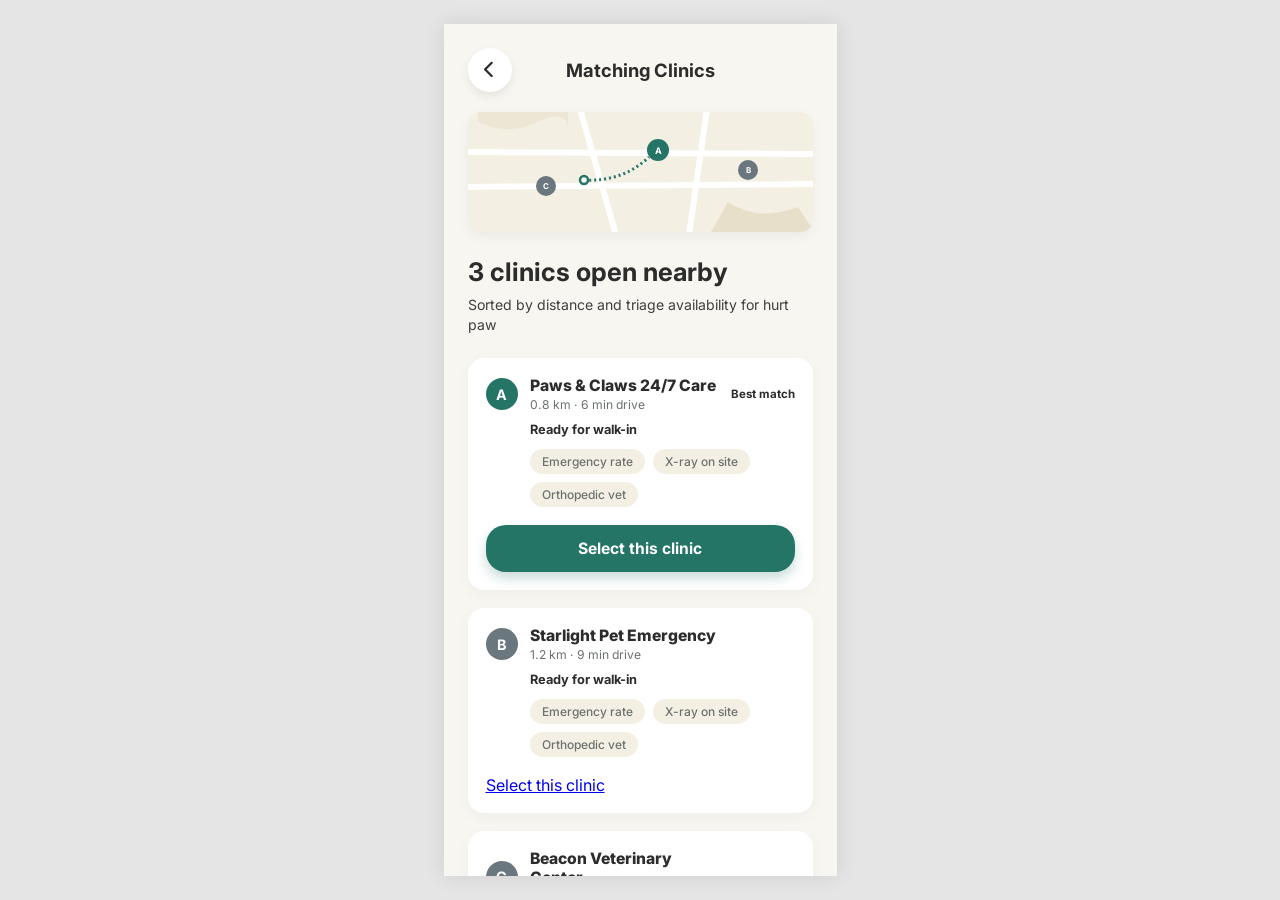
<file: clinics.html>
<!DOCTYPE html>
<html lang="en">
<head>
    <meta charset="UTF-8">
    <meta name="viewport" content="width=device-width, initial-scale=1.0">
    <title>PawPal - Matching Clinics</title>
    <link rel="stylesheet" href="clinics.css">
    <!-- Using Google Fonts and FontAwesome -->
    <link href="https://fonts.googleapis.com/css2?family=Inter:wght@400;500;600;700;800&display=swap" rel="stylesheet">
    <link rel="stylesheet" href="https://cdnjs.cloudflare.com/ajax/libs/font-awesome/6.4.0/css/all.min.css">
</head>
<body>

<div class="iphone-frame">
    
    <!-- Top Area with Back Button & Title -->
    <header class="header">
        <a href="symptoms.html" class="circle-back-btn" aria-label="Back to symptoms page">
            <i class="fa-solid fa-chevron-left"></i>
        </a>
        <h1 class="header-title">Matching Clinics</h1>
    </header>

    <!-- Scrollable Content -->
    <div class="content-area">
        
        <!-- Simplified map illustration matching the design exactly -->
        <div class="map-container">
            <svg class="map-svg" viewBox="0 0 345 120" xmlns="http://www.w3.org/2000/svg">
                <!-- Map Background (Roads and Land) -->
                <rect width="345" height="120" fill="#F4EFE3" rx="12"/>
                <path d="M-10,40 L355,42 M-10,75 L355,72" stroke="#FFFFFF" stroke-width="6" fill="none"/>
                <path d="M110,-10 L150,130 M240,-10 L220,130" stroke="#FFFFFF" stroke-width="6" fill="none"/>
                
                <!-- Shaded Land / Park Areas -->
                <path d="M10,10 Q40,25 70,10 T100,20 L100,-10 L10,-10 Z" fill="#EAE1CD" opacity="0.6"/>
                <path d="M260,90 Q290,110 330,95 L350,125 L240,125 Z" fill="#E1D5BD" opacity="0.6"/>

                <!-- Map Marker: Route -->
                <path d="M116,68 Q155,70 181,45" stroke="#247566" stroke-width="3" stroke-dasharray="2,3" fill="none"/>
                <circle cx="116" cy="68" r="4" fill="#F8F6F0" stroke="#247566" stroke-width="2.5"/>
                
                <!-- Markers (A, B, C) matching original frame exactly -->
                <!-- Marker A -->
                <circle cx="190" cy="38" r="11" fill="#247566"/>
                <text x="190" y="42" font-family="'Inter', sans-serif" font-size="9" fill="#FFFFFF" font-weight="700" text-anchor="middle">A</text>
                
                <!-- Marker B -->
                <circle cx="280" cy="58" r="10" fill="#6A777E"/>
                <text x="280" y="61" font-family="'Inter', sans-serif" font-size="8" fill="#FFFFFF" font-weight="700" text-anchor="middle">B</text>

                <!-- Marker C -->
                <circle cx="78" cy="74" r="10" fill="#6A777E"/>
                <text x="78" y="77" font-family="'Inter', sans-serif" font-size="8" fill="#FFFFFF" font-weight="700" text-anchor="middle">C</text>
            </svg>
        </div>

        <!-- Section Title -->
        <section class="results-header">
            <h2 class="results-count">3 clinics open nearby</h2>
            <p class="results-subtitle">Sorted by distance and triage availability for hurt paw</p>
        </section>

        <!-- Clinics Selection Cards -->
        <div class="clinics-list">
            
            <!-- Clinic 1 (Card A - Best match, active color) -->
            <div class="clinic-card flex-column">
                <div class="clinic-header">
                    <div class="marker-badge marker-a">A</div>
                    <div class="clinic-title-group">
                        <h3 class="clinic-name">Paws & Claws 24/7 Care</h3>
                        <p class="clinic-distance">0.8 km · 6 min drive</p>
                    </div>
                    <span class="match-badge">Best match</span>
                </div>

                <p class="status-alert">Ready for walk-in</p>

                <div class="tags-row">
                    <span class="tag">Emergency rate</span>
                    <span class="tag">X-ray on site</span>
                    <span class="tag">Orthopedic vet</span>
                </div>

                <!-- Update href here with your target selection/confirmation page -->
                <a href="booking-confirmation.html" class="btn-select primary-select">Select this clinic</a>
            </div>

            <!-- Clinic 2 (Card B - Unselected Variant) -->
            <div class="clinic-card flex-column">
                <div class="clinic-header">
                    <div class="marker-badge marker-b">B</div>
                    <div class="clinic-title-group">
                        <h3 class="clinic-name">Starlight Pet Emergency</h3>
                        <p class="clinic-distance">1.2 km · 9 min drive</p>
                    </div>
                    <span class="match-badge inline-hide">Best match</span>
                </div>

                <p class="status-alert">Ready for walk-in</p>

                <div class="tags-row">
                    <span class="tag">Emergency rate</span>
                    <span class="tag">X-ray on site</span>
                    <span class="tag">Orthopedic vet</span>
                </div>

                <!-- Update href here with your target selection/confirmation page -->
                <a href="review.html">Select this clinic</a>
            </div>

            <!-- Clinic 3 (Card C - Unselected Variant) -->
            <div class="clinic-card flex-column">
                <div class="clinic-header">
                    <div class="marker-badge marker-c">C</div>
                    <div class="clinic-title-group">
                        <h3 class="clinic-name">Beacon Veterinary Center</h3>
                        <p class="clinic-distance">2.4 km · 14 min drive</p>
                    </div>
                    <span class="match-badge inline-hide">Best match</span>
                </div>

                <p class="status-alert">Ready for walk-in</p>

                <div class="tags-row">
                    <span class="tag">Emergency rate</span>
                    <span class="tag">X-ray on site</span>
                    <span class="tag">Orthopedic vet</span>
                </div>

                <!-- Update href here with your target selection/confirmation page -->
                <a href="booking-confirmation.html" class="btn-select secondary-select">Select this clinic</a>
            </div>

        </div>

    </div>

</div>

</body>
</html>
</file>
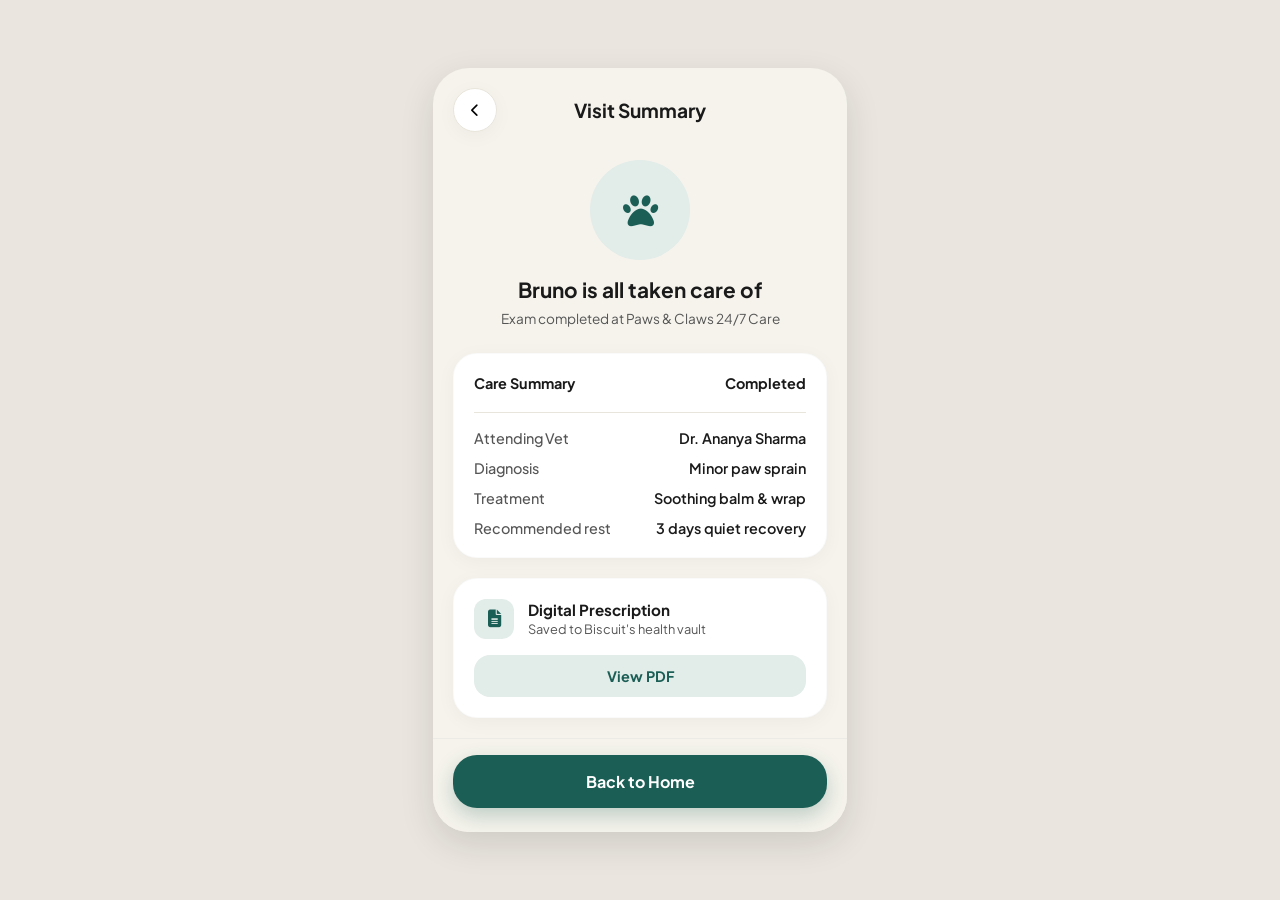
<file: complete.html>
<!DOCTYPE html>
<html lang="en">
<head>
    <meta charset="UTF-8">
    <meta name="viewport" content="width=device-width, initial-scale=1.0">
    <title>PawPal - Visit Summary</title>
    <!-- Google Fonts -->
    <link href="https://fonts.googleapis.com/css2?family=Plus+Jakarta+Sans:wght@400;500;600;700&display=swap" rel="stylesheet">
    <!-- FontAwesome for Icons -->
    <link rel="stylesheet" href="https://cdnjs.cloudflare.com/ajax/libs/font-awesome/6.4.0/css/all.min.css">
    <!-- Separate Stylesheet -->
    <link rel="stylesheet" href="complete.css">
</head>
<body>

    <div class="mobile-frame">
        <!-- Scrollable Content Area -->
        <div class="content-area">
            
            <!-- Header (Back button goes to track.html) -->
            <div class="header">
                <button class="back-btn" onclick="location.href='track.html'">
                    <i class="fa-solid fa-chevron-left"></i>
                </button>
                <h1 class="header-title">Visit Summary</h1>
            </div>

            <!-- Success Hero Illustration Area -->
            <div class="summary-hero">
                <div class="summary-circle">
                    <i class="fa-solid fa-paw paw-large"></i>
                </div>
                <h2 class="summary-heading">Bruno is all taken care of</h2>
                <p class="summary-subtext">Exam completed at Paws & Claws 24/7 Care</p>
            </div>

            <!-- Care Summary Card -->
            <div class="card summary-card">
                <div class="summary-row main-row">
                    <span class="row-label-bold">Care Summary</span>
                    <span class="row-value-bold">Completed</span>
                </div>
                <div class="summary-divider"></div>
                <div class="summary-row">
                    <span class="row-label">Attending Vet</span>
                    <span class="row-value">Dr. Ananya Sharma</span>
                </div>
                <div class="summary-row">
                    <span class="row-label">Diagnosis</span>
                    <span class="row-value">Minor paw sprain</span>
                </div>
                <div class="summary-row">
                    <span class="row-label">Treatment</span>
                    <span class="row-value">Soothing balm & wrap</span>
                </div>
                <div class="summary-row">
                    <span class="row-label">Recommended rest</span>
                    <span class="row-value">3 days quiet recovery</span>
                </div>
            </div>

            <!-- Digital Prescription Card -->
            <div class="card prescription-card">
                <div class="prescription-info">
                    <div class="prescription-icon">
                        <i class="fa-solid fa-file-lines"></i>
                    </div>
                    <div>
                        <div class="prescription-title">Digital Prescription</div>
                        <div class="prescription-subtitle">Saved to Biscuit's health vault</div>
                    </div>
                </div>
                <button class="view-pdf-btn">View PDF</button>
            </div>

        </div>

        <!-- Sticky Footer Action (Opens index.html) -->
        <div class="footer-action">
            <button class="confirm-btn" onclick="location.href='index.html'">
                Back to Home
            </button>
        </div>
    </div>

</body>
</html>
</file>
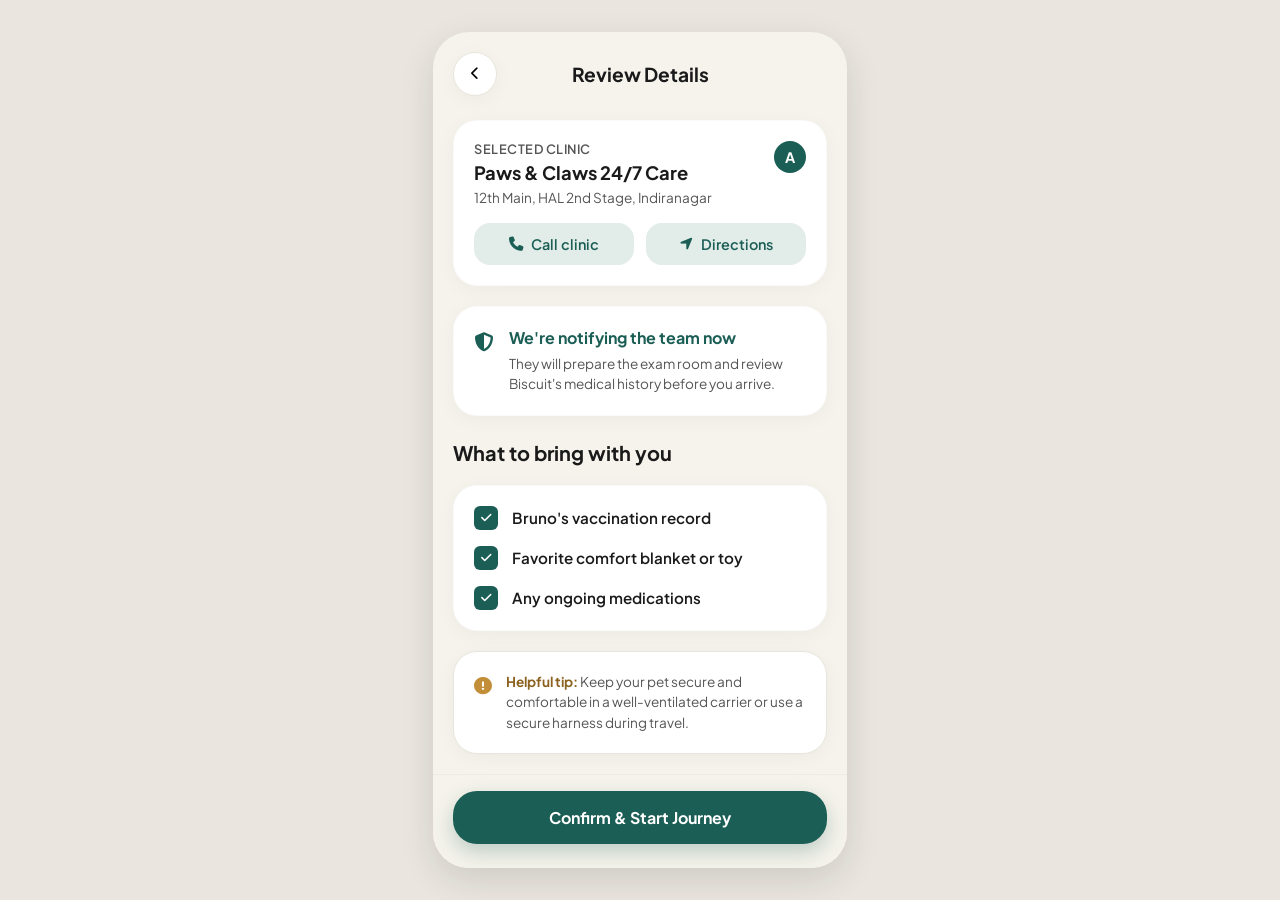
<file: review.html>
<!DOCTYPE html>
<html lang="en">
<head>
    <meta charset="UTF-8">
    <meta name="viewport" content="width=device-width, initial-scale=1.0">
    <title>PawPal - Review Details</title>
    <!-- Google Fonts -->
    <link href="https://fonts.googleapis.com/css2?family=Plus+Jakarta+Sans:wght@400;500;600;700&display=swap" rel="stylesheet">
    <!-- FontAwesome for Icons -->
    <link rel="stylesheet" href="https://cdnjs.cloudflare.com/ajax/libs/font-awesome/6.4.0/css/all.min.css">
    <!-- Separate Stylesheet -->
    <link rel="stylesheet" href="review.css">
</head>
<body>

    <div class="mobile-frame">
        <!-- Scrollable Body Content -->
        <div class="content-area">
            
            <!-- Header (Back button goes to emergency.html) -->
            <div class="header">
                <button class="back-btn" onclick="location.href='emergency.html'">
                    <i class="fa-solid fa-chevron-left"></i>
                </button>
                <h1 class="header-title">Review Details</h1>
            </div>

            <!-- Selected Clinic Card -->
            <div class="card">
                <div class="clinic-header">
                    <div>
                        <div class="clinic-category">Selected clinic</div>
                        <div class="clinic-name">Paws & Claws 24/7 Care</div>
                        <div class="clinic-address">12th Main, HAL 2nd Stage, Indiranagar</div>
                    </div>
                    <div class="clinic-badge">A</div>
                </div>
                <div class="clinic-actions">
                    <button class="action-btn">
                        <i class="fa-solid fa-phone"></i> Call clinic
                    </button>
                    <button class="action-btn">
                        <i class="fa-solid fa-location-arrow"></i> Directions
                    </button>
                </div>
            </div>

            <!-- Notification Status Card -->
            <div class="card notification-card">
                <div class="notification-icon">
                    <i class="fa-solid fa-shield-halved"></i>
                </div>
                <div class="notification-content">
                    <h3>We're notifying the team now</h3>
                    <p>They will prepare the exam room and review Biscuit's medical history before you arrive.</p>
                </div>
            </div>

            <!-- What to Bring Section Title -->
            <h2 class="section-title">What to bring with you</h2>

            <!-- Checklist Card -->
            <div class="card checklist-card">
                <div class="check-item">
                    <div class="check-icon"><i class="fa-solid fa-check"></i></div>
                    <span>Bruno's vaccination record</span>
                </div>
                <div class="check-item">
                    <div class="check-icon"><i class="fa-solid fa-check"></i></div>
                    <span>Favorite comfort blanket or toy</span>
                </div>
                <div class="check-item">
                    <div class="check-icon"><i class="fa-solid fa-check"></i></div>
                    <span>Any ongoing medications</span>
                </div>
            </div>

            <!-- Helpful Tip Card -->
            <div class="card tip-card">
                <div class="tip-icon">
                    <i class="fa-solid fa-circle-exclamation"></i>
                </div>
                <div class="tip-content">
                    <strong>Helpful tip:</strong> Keep your pet secure and comfortable in a well-ventilated carrier or use a secure harness during travel.
                </div>
            </div>

        </div>

        <!-- Sticky Footer Action (Opens track.html) -->
        <div class="footer-action">
            <button class="confirm-btn" onclick="location.href='track.html'">
                Confirm & Start Journey
            </button>
        </div>
    </div>

</body>
</html>
</file>
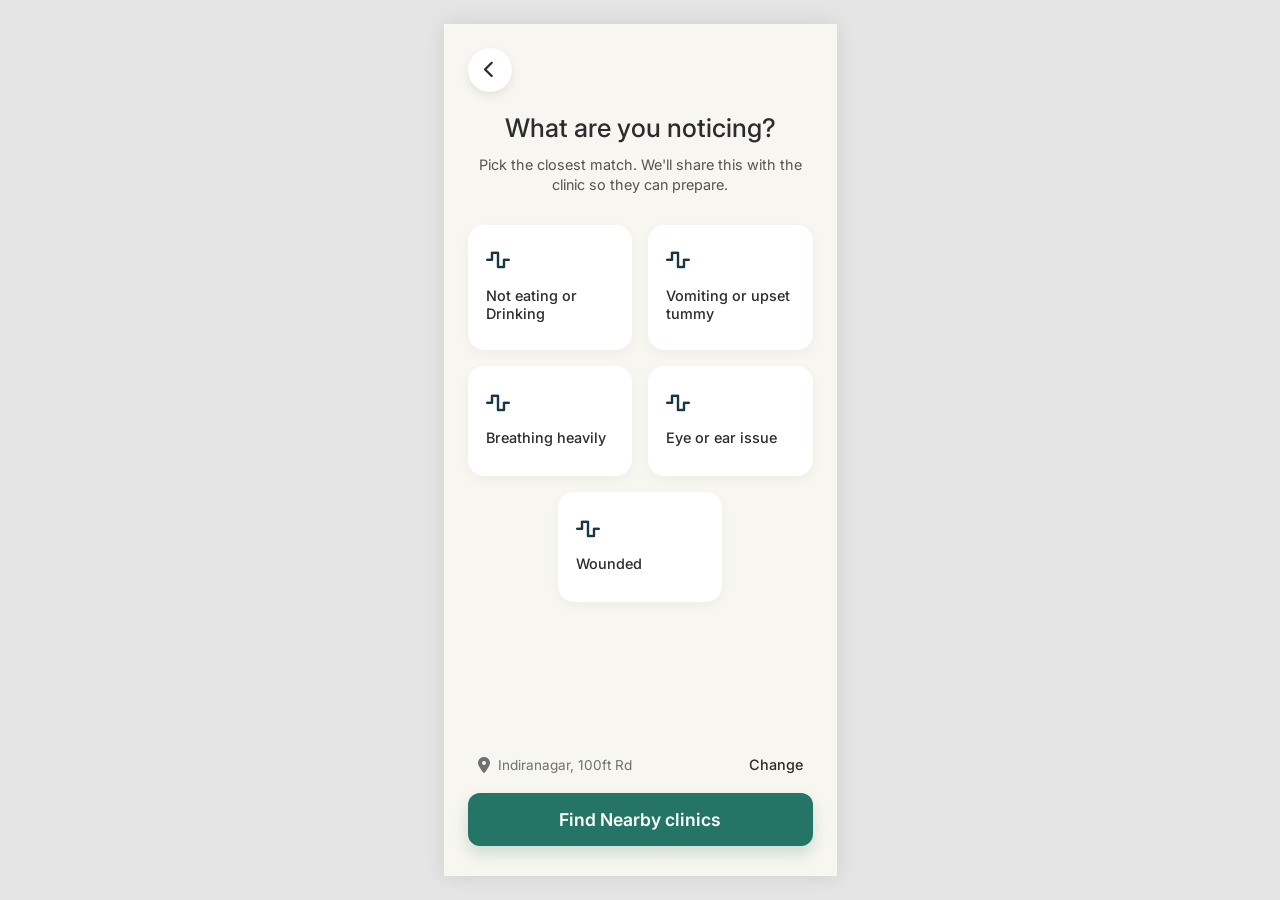
<file: symptoms.html>
<!DOCTYPE html>
<html lang="en">
<head>
    <meta charset="UTF-8">
    <meta name="viewport" content="width=device-width, initial-scale=1.0">
    <title>PawPal - Symptoms</title>
    <link rel="stylesheet" href="symptoms.css">
    <!-- Using Google Fonts and FontAwesome -->
    <link href="https://fonts.googleapis.com/css2?family=Inter:wght@400;500;600;700&display=swap" rel="stylesheet">
    <link rel="stylesheet" href="https://cdnjs.cloudflare.com/ajax/libs/font-awesome/6.4.0/css/all.min.css">
</head>
<body>

<div class="iphone-frame">
    
    <!-- Top Area with Back Button -->
    <div class="top-bar">
        <a href="emergency.html" class="circle-back-btn" aria-label="Back to emergency page">
            <i class="fa-solid fa-chevron-left"></i>
        </a>
    </div>

    <!-- Scrollable Content -->
    <div class="content-area">
        <h1 class="page-title">What are you noticing?</h1>
        <p class="page-subtitle">Pick the closest match. We'll share this with the clinic so they can prepare.</p>

        <!-- Symptoms Grid (Multi-select enabled via checkboxes) -->
        <div class="symptoms-grid">
            
            <div class="symptom-item">
                <input type="checkbox" id="symp-eating" name="symptom" value="not-eating">
                <label for="symp-eating" class="symptom-card">
                    <i class="fa-solid fa-wave-square"></i>
                    <span>Not eating or Drinking</span>
                </label>
            </div>

            <div class="symptom-item">
                <input type="checkbox" id="symp-vomiting" name="symptom" value="vomiting">
                <label for="symp-vomiting" class="symptom-card">
                    <i class="fa-solid fa-wave-square"></i>
                    <span>Vomiting or upset tummy</span>
                </label>
            </div>

            <div class="symptom-item">
                <input type="checkbox" id="symp-breathing" name="symptom" value="breathing">
                <label for="symp-breathing" class="symptom-card">
                    <i class="fa-solid fa-wave-square"></i>
                    <span>Breathing heavily</span>
                </label>
            </div>

            <div class="symptom-item">
                <input type="checkbox" id="symp-eye" name="symptom" value="eye-ear">
                <label for="symp-eye" class="symptom-card">
                    <i class="fa-solid fa-wave-square"></i>
                    <span>Eye or ear issue</span>
                </label>
            </div>

            <!-- Centered bottom card -->
            <div class="symptom-item full-width-center">
                <input type="checkbox" id="symp-wounded" name="symptom" value="wounded">
                <label for="symp-wounded" class="symptom-card">
                    <i class="fa-solid fa-wave-square"></i>
                    <span>Wounded</span>
                </label>
            </div>

        </div>
    </div>

    <!-- Bottom Action Footer -->
    <div class="bottom-footer">
        <div class="location-bar">
            <div class="location-text">
                <i class="fa-solid fa-location-dot"></i>
                <span>Indiranagar, 100ft Rd</span>
            </div>
            <!-- Update href to your location changing page -->
            <a href="location.html" class="btn-change">Change</a>
        </div>

        <!-- Update href to your clinics listing page -->
        <a href="clinics.html" class="btn-primary">Find Nearby clinics</a>
    </div>

</div>

</body>
</html>
</file>
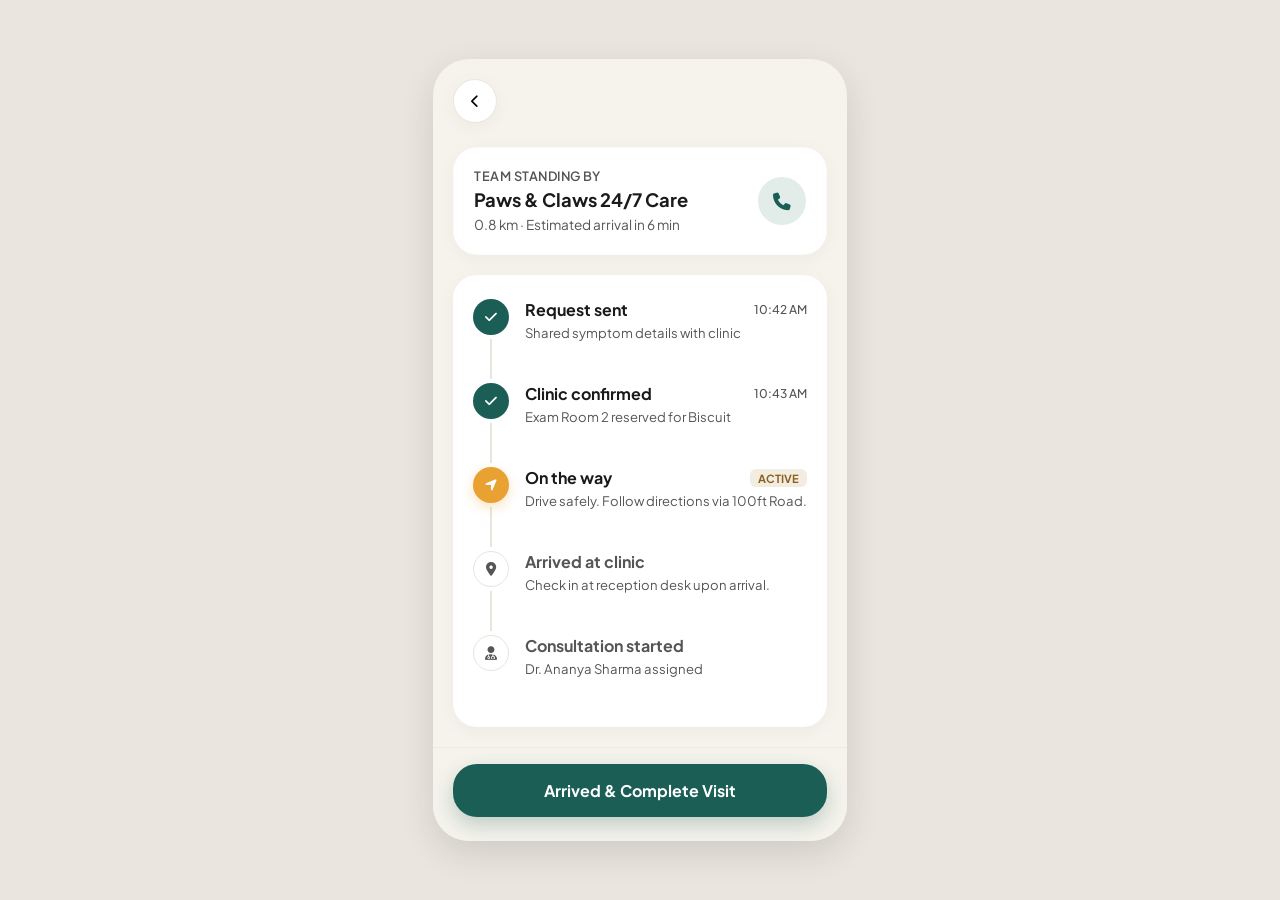
<file: track.html>
<!DOCTYPE html>
<html lang="en">
<head>
    <meta charset="UTF-8">
    <meta name="viewport" content="width=device-width, initial-scale=1.0">
    <title>PawPal - Track Journey</title>
    <!-- Google Fonts -->
    <link href="https://fonts.googleapis.com/css2?family=Plus+Jakarta+Sans:wght@400;500;600;700&display=swap" rel="stylesheet">
    <!-- FontAwesome for Icons -->
    <link rel="stylesheet" href="https://cdnjs.cloudflare.com/ajax/libs/font-awesome/6.4.0/css/all.min.css">
    <!-- Separate Stylesheet -->
    <link rel="stylesheet" href="track.css">
</head>
<body>

    <div class="mobile-frame">
        <!-- Scrollable Content Area -->
        <div class="content-area">
            
            <!-- Header (Back button goes to review.html) -->
            <div class="header">
                <button class="back-btn" onclick="location.href='review.html'">
                    <i class="fa-solid fa-chevron-left"></i>
                </button>
            </div>

            <!-- Team Standing By Card -->
            <div class="card standing-card">
                <div class="standing-info">
                    <div class="clinic-category">Team standing by</div>
                    <div class="clinic-name">Paws & Claws 24/7 Care</div>
                    <div class="clinic-address">0.8 km · Estimated arrival in 6 min</div>
                </div>
                <button class="phone-icon-btn">
                    <i class="fa-solid fa-phone"></i>
                </button>
            </div>

            <!-- Timeline Tracking Section -->
            <div class="timeline-container">
                
                <!-- Step 1: Completed -->
                <div class="timeline-item completed">
                    <div class="timeline-icon-col">
                        <div class="node-icon teal-node"><i class="fa-solid fa-check"></i></div>
                        <div class="timeline-connector"></div>
                    </div>
                    <div class="timeline-details">
                        <div class="timeline-title-row">
                            <span class="timeline-heading">Request sent</span>
                            <span class="timeline-time">10:42 AM</span>
                        </div>
                        <p class="timeline-desc">Shared symptom details with clinic</p>
                    </div>
                </div>

                <!-- Step 2: Completed -->
                <div class="timeline-item completed">
                    <div class="timeline-icon-col">
                        <div class="node-icon teal-node"><i class="fa-solid fa-check"></i></div>
                        <div class="timeline-connector"></div>
                    </div>
                    <div class="timeline-details">
                        <div class="timeline-title-row">
                            <span class="timeline-heading">Clinic confirmed</span>
                            <span class="timeline-time">10:43 AM</span>
                        </div>
                        <p class="timeline-desc">Exam Room 2 reserved for Biscuit</p>
                    </div>
                </div>

                <!-- Step 3: Active -->
                <div class="timeline-item active">
                    <div class="timeline-icon-col">
                        <div class="node-icon yellow-node"><i class="fa-solid fa-location-arrow"></i></div>
                        <div class="timeline-connector"></div>
                    </div>
                    <div class="timeline-details">
                        <div class="timeline-title-row">
                            <span class="timeline-heading">On the way</span>
                            <span class="active-badge">Active</span>
                        </div>
                        <p class="timeline-desc">Drive safely. Follow directions via 100ft Road.</p>
                    </div>
                </div>

                <!-- Step 4: Pending -->
                <div class="timeline-item pending">
                    <div class="timeline-icon-col">
                        <div class="node-icon white-node"><i class="fa-solid fa-location-dot"></i></div>
                        <div class="timeline-connector"></div>
                    </div>
                    <div class="timeline-details">
                        <div class="timeline-title-row">
                            <span class="timeline-heading">Arrived at clinic</span>
                        </div>
                        <p class="timeline-desc">Check in at reception desk upon arrival.</p>
                    </div>
                </div>

                <!-- Step 5: Pending (Last) -->
                <div class="timeline-item pending">
                    <div class="timeline-icon-col">
                        <div class="node-icon white-node"><i class="fa-solid fa-user-doctor"></i></div>
                    </div>
                    <div class="timeline-details">
                        <div class="timeline-title-row">
                            <span class="timeline-heading">Consultation started</span>
                        </div>
                        <p class="timeline-desc">Dr. Ananya Sharma assigned</p>
                    </div>
                </div>

            </div>

        </div>

        <!-- Sticky Footer Action (Opens complete.html) -->
        <div class="footer-action">
            <button class="confirm-btn" onclick="location.href='complete.html'">
                Arrived & Complete Visit
            </button>
        </div>
    </div>

</body>
</html>
</file>
<file: clinics.css>
/* Base Variables & Reset */
:root {
    --bg-color: #F8F6F0;
    --primary-teal: #247566;
    --primary-teal-dark: #1E6053;
    --card-bg-light: #E4F1EE;
    --text-dark: #2C2C2C;
    --text-muted: #6C7270;
    --white: #FFFFFF;
}

* {
    margin: 0;
    padding: 0;
    box-sizing: border-box;
    font-family: 'Inter', sans-serif;
}

body {
    background-color: #E5E5E5;
    display: flex;
    justify-content: center;
    align-items: center;
    min-height: 100vh;
}

/* iPhone 16 Frame Container */
.iphone-frame {
    width: 100%;
    max-width: 393px;
    height: 100vh;
    max-height: 852px;
    background-color: var(--bg-color);
    position: relative;
    display: flex;
    flex-direction: column;
    box-shadow: 0 0 20px rgba(0,0,0,0.1);
}

/* Top Area & Back Button */
.header {
    display: flex;
    align-items: center;
    padding: 24px 24px 10px 24px;
    position: relative;
}

.circle-back-btn {
    display: flex;
    justify-content: center;
    align-items: center;
    width: 44px;
    height: 44px;
    background-color: var(--white);
    border-radius: 50%;
    color: var(--text-dark);
    text-decoration: none;
    font-size: 1.1rem;
    box-shadow: 0 4px 10px rgba(0,0,0,0.08);
    position: absolute;
    left: 24px;
    z-index: 10;
    transition: transform 0.2s ease;
}

.circle-back-btn:active {
    transform: scale(0.95);
}

.header-title {
    color: var(--text-dark);
    font-size: 1.15rem;
    font-weight: 700;
    width: 100%;
    text-align: center;
    line-height: 44px; /* Align to the Back Button Height */
}

/* Scrollable Content */
.content-area {
    flex: 1;
    padding: 10px 24px 24px 24px;
    overflow-y: auto;
}

/* Map Styling */
.map-container {
    width: 100%;
    margin-bottom: 24px;
    box-shadow: 0 4px 12px rgba(0,0,0,0.05);
    border-radius: 12px;
    overflow: hidden;
}

.map-svg {
    display: block;
    width: 100%;
    height: auto;
}

/* Section Title text */
.results-header {
    margin-bottom: 24px;
}

.results-count {
    font-size: 1.6rem;
    font-weight: 700;
    color: var(--text-dark);
    margin-bottom: 8px;
}

.results-subtitle {
    font-size: 0.88rem;
    color: var(--text-dark);
    line-height: 1.4;
    opacity: 0.9;
}

/* Clinic Grid and List Items */
.clinics-list {
    display: flex;
    flex-direction: column;
    gap: 18px;
}

.clinic-card {
    background-color: var(--white);
    border-radius: 16px;
    padding: 18px;
    box-shadow: 0 4px 15px rgba(0,0,0,0.04);
}

.clinic-header {
    display: flex;
    align-items: center;
    gap: 12px;
    position: relative;
}

.marker-badge {
    width: 32px;
    height: 32px;
    border-radius: 50%;
    display: flex;
    align-items: center;
    justify-content: center;
    font-weight: 700;
    font-size: 0.9rem;
    color: var(--white);
}

.marker-a { background-color: var(--primary-teal); }
.marker-b, .marker-c { background-color: #6A777E; }

.clinic-title-group {
    flex: 1;
}

.clinic-name {
    font-size: 0.98rem;
    font-weight: 800;
    color: var(--text-dark);
    margin-bottom: 2px;
}

.clinic-distance {
    font-size: 0.76rem;
    color: var(--text-muted);
}

.match-badge {
    font-size: 0.72rem;
    font-weight: 700;
    color: var(--text-dark);
    background-color: transparent;
}

.inline-hide {
    visibility: hidden;
}

.status-alert {
    margin-left: 44px; /* indentation aligning with text */
    margin-top: 10px;
    font-size: 0.8rem;
    font-weight: 700;
    color: var(--text-dark);
}

/* tags design matching symptom details */
.tags-row {
    margin-left: 44px;
    display: flex;
    flex-wrap: wrap;
    gap: 8px;
    margin-top: 12px;
    margin-bottom: 18px;
}

.tag {
    background-color: #F4EFE3;
    color: var(--text-muted);
    font-size: 0.75rem;
    font-weight: 500;
    padding: 5px 12px;
    border-radius: 20px;
}

/* Buttons selection state UI effects */
.btn-select {
    display: block;
    text-align: center;
    text-decoration: none;
    font-size: 0.98rem;
    font-weight: 700;
    padding: 14px 20px;
    border-radius: 20px;
    transition: transform 0.2s ease, background-color 0.2s ease, opacity 0.2s ease;
}

.btn-select:active {
    transform: scale(0.98);
}

/* Main primary teal button - Active Best Match */
.primary-select {
    background-color: var(--primary-teal);
    color: var(--white);
    box-shadow: 0 6px 12px rgba(36, 117, 102, 0.25);
}

.primary-select:active {
    background-color: var(--primary-teal-dark);
}

/* White Outlined Button for other selections */
.secondary-select {
    background-color: var(--white);
    color: var(--primary-teal);
    border: 1.5px solid #EBEBEB;
    box-shadow: 0 4px 10px rgba(0,0,0,0.03);
}

.secondary-select:active {
    opacity: 0.75;
}
</file>
<file: complete.css>
:root {
    --primary-teal: #1B5E55;
    --primary-teal-dark: #144740;
    --accent-bg: #F5F3EC;
    --card-bg: #FFFFFF;
    --button-tint: #E2ECE9;
    --text-main: #1A1A1A;
    --text-muted: #555555;
    --border-color: #E8E5DC;
    --radius-lg: 24px;
    --radius-md: 16px;
    --radius-sm: 12px;
    --shadow-subtle: 0 4px 20px rgba(0, 0, 0, 0.04);
    --shadow-button: 0 8px 20px rgba(27, 94, 85, 0.25);
}

* {
    box-sizing: border-box;
    margin: 0;
    padding: 0;
    font-family: 'Plus Jakarta Sans', sans-serif;
}

body {
    background-color: #EAE6DF;
    color: var(--text-main);
    display: flex;
    justify-content: center;
    align-items: center;
    min-height: 100vh;
    padding: 20px;
}

/* Mobile Container Frame (Without outer device border) */
.mobile-frame {
    width: 100%;
    max-width: 414px;
    background-color: var(--accent-bg);
    border-radius: 36px;
    box-shadow: 0 12px 35px rgba(0, 0, 0, 0.12);
    overflow: hidden;
    display: flex;
    flex-direction: column;
    position: relative;
}

/* Scrollable Content Area */
.content-area {
    padding: 20px;
    overflow-y: auto;
    max-height: 820px;
    display: flex;
    flex-direction: column;
    gap: 20px;
    scrollbar-width: none; /* Firefox */
}

.content-area::-webkit-scrollbar {
    display: none; /* Chrome/Safari */
}

/* Top Navigation Header */
.header {
    display: flex;
    align-items: center;
    justify-content: space-between;
    margin-bottom: 4px;
}

.back-btn {
    width: 44px;
    height: 44px;
    border-radius: 50%;
    background-color: var(--card-bg);
    border: 1px solid var(--border-color);
    display: flex;
    align-items: center;
    justify-content: center;
    cursor: pointer;
    box-shadow: var(--shadow-subtle);
    transition: background-color 0.2s;
}

.back-btn:hover {
    background-color: #F0EDE6;
}

.header-title {
    font-size: 1.2rem;
    font-weight: 700;
    color: var(--text-main);
    text-align: center;
    flex-grow: 1;
    margin-right: 44px;
}

/* Cards Styling */
.card {
    background-color: var(--card-bg);
    border-radius: var(--radius-lg);
    padding: 20px;
    box-shadow: var(--shadow-subtle);
    border: 1px solid rgba(0,0,0,0.02);
}

/* Visit Summary Hero Styles */
.summary-hero {
    display: flex;
    flex-direction: column;
    align-items: center;
    text-align: center;
    margin-top: 4px;
    margin-bottom: 4px;
}

.summary-circle {
    width: 100px;
    height: 100px;
    background-color: #E2ECE9;
    border-radius: 50%;
    display: flex;
    align-items: center;
    justify-content: center;
    margin-bottom: 16px;
}

.paw-large {
    font-size: 2.2rem;
    color: var(--primary-teal);
}

.summary-heading {
    font-size: 1.3rem;
    font-weight: 700;
    color: var(--text-main);
    margin-bottom: 6px;
}

.summary-subtext {
    font-size: 0.85rem;
    color: var(--text-muted);
    line-height: 1.4;
}

/* Care Summary Card */
.summary-card {
    display: flex;
    flex-direction: column;
    gap: 12px;
}

.summary-row {
    display: flex;
    justify-content: space-between;
    align-items: center;
    font-size: 0.9rem;
}

.main-row {
    margin-bottom: 4px;
}

.row-label-bold {
    font-weight: 700;
    color: var(--text-main);
}

.row-value-bold {
    font-weight: 700;
    color: var(--text-main);
}

.summary-divider {
    height: 1px;
    background-color: var(--border-color);
    margin: 4px 0;
}

.row-label {
    color: var(--text-muted);
    font-weight: 500;
}

.row-value {
    color: var(--text-main);
    font-weight: 600;
    text-align: right;
}

/* Prescription Card */
.prescription-card {
    display: flex;
    flex-direction: column;
    gap: 16px;
}

.prescription-info {
    display: flex;
    align-items: center;
    gap: 14px;
}

.prescription-icon {
    width: 40px;
    height: 40px;
    background-color: var(--button-tint);
    color: var(--primary-teal);
    border-radius: var(--radius-sm);
    display: flex;
    align-items: center;
    justify-content: center;
    font-size: 1.1rem;
}

.prescription-title {
    font-size: 0.95rem;
    font-weight: 700;
    color: var(--text-main);
    margin-bottom: 2px;
}

.prescription-subtitle {
    font-size: 0.8rem;
    color: var(--text-muted);
}

.view-pdf-btn {
    width: 100%;
    background-color: var(--button-tint);
    color: var(--primary-teal);
    border: none;
    padding: 12px;
    border-radius: var(--radius-md);
    font-weight: 700;
    font-size: 0.9rem;
    cursor: pointer;
    transition: background-color 0.2s;
    text-align: center;
}

.view-pdf-btn:hover {
    background-color: #D2E3DF;
}

/* Bottom Footer Action */
.footer-action {
    padding: 16px 20px 24px 20px;
    background-color: var(--accent-bg);
    border-top: 1px solid rgba(0,0,0,0.03);
}

.confirm-btn {
    width: 100%;
    background-color: var(--primary-teal);
    color: white;
    border: none;
    padding: 16px;
    border-radius: var(--radius-lg);
    font-size: 1rem;
    font-weight: 700;
    cursor: pointer;
    box-shadow: var(--shadow-button);
    transition: background-color 0.2s, transform 0.1s;
    text-align: center;
}

.confirm-btn:hover {
    background-color: var(--primary-teal-dark);
}

.confirm-btn:active {
    transform: scale(0.98);
}

/* Fullscreen on smaller mobile screens */
@media (max-width: 480px) {
    body {
        padding: 0;
        background-color: var(--accent-bg);
    }
    .mobile-frame {
        max-width: 100%;
        height: 100vh;
        border-radius: 0;
        box-shadow: none;
    }
    .content-area {
        max-height: calc(100vh - 90px);
    }
}
</file>
<file: review.css>
:root {
    --primary-teal: #1B5E55;
    --primary-teal-dark: #144740;
    --accent-bg: #F5F3EC;
    --card-bg: #FFFFFF;
    --button-tint: #E2ECE9;
    --text-main: #1A1A1A;
    --text-muted: #555555;
    --border-color: #E8E5DC;
    --radius-lg: 24px;
    --radius-md: 16px;
    --radius-sm: 12px;
    --shadow-subtle: 0 4px 20px rgba(0, 0, 0, 0.04);
    --shadow-button: 0 8px 20px rgba(27, 94, 85, 0.25);
}

* {
    box-sizing: border-box;
    margin: 0;
    padding: 0;
    font-family: 'Plus Jakarta Sans', sans-serif;
}

body {
    background-color: #EAE6DF;
    color: var(--text-main);
    display: flex;
    justify-content: center;
    align-items: center;
    min-height: 100vh;
    padding: 20px;
}

/* Mobile Container Frame (Without outer device border) */
.mobile-frame {
    width: 100%;
    max-width: 414px;
    background-color: var(--accent-bg);
    border-radius: 36px;
    box-shadow: 0 12px 35px rgba(0, 0, 0, 0.12);
    overflow: hidden;
    display: flex;
    flex-direction: column;
    position: relative;
}

/* Scrollable Content Area */
.content-area {
    padding: 20px;
    overflow-y: auto;
    max-height: 820px;
    display: flex;
    flex-direction: column;
    gap: 20px;
    scrollbar-width: none; /* Firefox */
}

.content-area::-webkit-scrollbar {
    display: none; /* Chrome/Safari */
}

/* Top Navigation Header */
.header {
    display: flex;
    align-items: center;
    justify-content: space-between;
    margin-bottom: 4px;
}

.back-btn {
    width: 44px;
    height: 44px;
    border-radius: 50%;
    background-color: var(--card-bg);
    border: 1px solid var(--border-color);
    display: flex;
    align-items: center;
    justify-content: center;
    cursor: pointer;
    box-shadow: var(--shadow-subtle);
    transition: background-color 0.2s;
}

.back-btn:hover {
    background-color: #F0EDE6;
}

.header-title {
    font-size: 1.2rem;
    font-weight: 700;
    color: var(--text-main);
    text-align: center;
    flex-grow: 1;
    margin-right: 44px;
}

/* Cards Styling */
.card {
    background-color: var(--card-bg);
    border-radius: var(--radius-lg);
    padding: 20px;
    box-shadow: var(--shadow-subtle);
    border: 1px solid rgba(0,0,0,0.02);
}

/* Selected Clinic Card */
.clinic-header {
    display: flex;
    justify-content: space-between;
    align-items: flex-start;
    margin-bottom: 12px;
}

.clinic-category {
    font-size: 0.8rem;
    font-weight: 600;
    color: var(--text-muted);
    text-transform: uppercase;
    letter-spacing: 0.5px;
    margin-bottom: 4px;
}

.clinic-name {
    font-size: 1.15rem;
    font-weight: 700;
    color: var(--text-main);
    margin-bottom: 4px;
}

.clinic-address {
    font-size: 0.85rem;
    color: var(--text-muted);
    line-height: 1.4;
}

.clinic-badge {
    width: 32px;
    height: 32px;
    background-color: var(--primary-teal);
    color: white;
    border-radius: 50%;
    display: flex;
    align-items: center;
    justify-content: center;
    font-weight: 700;
    font-size: 0.9rem;
}

.clinic-actions {
    display: grid;
    grid-template-columns: 1fr 1fr;
    gap: 12px;
    margin-top: 16px;
}

.action-btn {
    background-color: var(--button-tint);
    color: var(--primary-teal);
    border: none;
    padding: 12px;
    border-radius: var(--radius-md);
    font-weight: 600;
    font-size: 0.9rem;
    display: flex;
    align-items: center;
    justify-content: center;
    gap: 8px;
    cursor: pointer;
    transition: background-color 0.2s;
}

.action-btn:hover {
    background-color: #D2E3DF;
}

/* Notification Card */
.notification-card {
    display: flex;
    gap: 16px;
    align-items: flex-start;
}

.notification-icon {
    color: var(--primary-teal);
    font-size: 1.2rem;
    margin-top: 2px;
}

.notification-content h3 {
    font-size: 1rem;
    font-weight: 700;
    color: var(--primary-teal);
    margin-bottom: 6px;
}

.notification-content p {
    font-size: 0.85rem;
    color: var(--text-muted);
    line-height: 1.5;
}

/* Section Heading */
.section-title {
    font-size: 1.25rem;
    font-weight: 700;
    color: var(--text-main);
    margin-top: 4px;
}

/* Checklist Items */
.checklist-card {
    display: flex;
    flex-direction: column;
    gap: 16px;
}

.check-item {
    display: flex;
    align-items: center;
    gap: 14px;
    font-size: 0.95rem;
    font-weight: 600;
    color: var(--text-main);
}

.check-icon {
    width: 24px;
    height: 24px;
    background-color: var(--primary-teal);
    color: white;
    border-radius: 6px;
    display: flex;
    align-items: center;
    justify-content: center;
    font-size: 0.75rem;
}

/* Helpful Tip Card */
.tip-card {
    display: flex;
    gap: 14px;
    align-items: flex-start;
    background-color: var(--card-bg);
    border: 1px solid var(--border-color);
}

.tip-icon {
    color: #C28E38;
    font-size: 1.1rem;
    margin-top: 2px;
}

.tip-content {
    font-size: 0.85rem;
    color: var(--text-muted);
    line-height: 1.5;
}

.tip-content strong {
    color: #8C6220;
    font-weight: 700;
}

/* Bottom Confirm Button Container */
.footer-action {
    padding: 16px 20px 24px 20px;
    background-color: var(--accent-bg);
    border-top: 1px solid rgba(0,0,0,0.03);
}

.confirm-btn {
    width: 100%;
    background-color: var(--primary-teal);
    color: white;
    border: none;
    padding: 16px;
    border-radius: var(--radius-lg);
    font-size: 1rem;
    font-weight: 700;
    cursor: pointer;
    box-shadow: var(--shadow-button);
    transition: background-color 0.2s, transform 0.1s;
    text-align: center;
}

.confirm-btn:hover {
    background-color: var(--primary-teal-dark);
}

.confirm-btn:active {
    transform: scale(0.98);
}

/* Fullscreen on smaller mobile screens */
@media (max-width: 480px) {
    body {
        padding: 0;
        background-color: var(--accent-bg);
    }
    .mobile-frame {
        max-width: 100%;
        height: 100vh;
        border-radius: 0;
        box-shadow: none;
    }
    .content-area {
        max-height: calc(100vh - 90px);
    }
}
</file>
<file: symptoms.css>
/* Base Variables & Reset */
:root {
    --bg-color: #F8F6F0;
    --primary-teal: #247566;
    --primary-teal-dark: #1E6053;
    --text-dark: #2C2C2C;
    --text-muted: #6C7270;
    --white: #FFFFFF;
}

* {
    margin: 0;
    padding: 0;
    box-sizing: border-box;
    font-family: 'Inter', sans-serif;
}

body {
    background-color: #E5E5E5;
    display: flex;
    justify-content: center;
    align-items: center;
    min-height: 100vh;
}

/* iPhone 16 Frame Container */
.iphone-frame {
    width: 100%;
    max-width: 393px;
    height: 100vh;
    max-height: 852px;
    background-color: var(--bg-color);
    position: relative;
    display: flex;
    flex-direction: column;
    box-shadow: 0 0 20px rgba(0,0,0,0.1);
}

/* Top Bar & Back Button */
.top-bar {
    padding: 24px 24px 10px 24px;
}

.circle-back-btn {
    display: flex;
    justify-content: center;
    align-items: center;
    width: 44px;
    height: 44px;
    background-color: var(--white);
    border-radius: 50%;
    color: var(--text-dark);
    text-decoration: none;
    font-size: 1.1rem;
    box-shadow: 0 4px 10px rgba(0,0,0,0.08);
    transition: transform 0.2s ease;
}

.circle-back-btn:active {
    transform: scale(0.95);
}

/* Content Area */
.content-area {
    flex: 1;
    padding: 10px 24px 24px 24px;
    overflow-y: auto;
}

.page-title {
    font-size: 1.6rem;
    font-weight: 500;
    color: var(--text-dark);
    text-align: center;
    margin-bottom: 12px;
}

.page-subtitle {
    font-size: 0.9rem;
    color: var(--text-dark);
    text-align: center;
    line-height: 1.4;
    margin-bottom: 30px;
    opacity: 0.8;
}

/* Symptoms Grid & Cards */
.symptoms-grid {
    display: flex;
    flex-wrap: wrap;
    gap: 16px;
    justify-content: space-between;
}

.symptom-item {
    width: calc(50% - 8px); /* Two columns with 16px gap */
}

.symptom-item.full-width-center {
    width: 100%;
    display: flex;
    justify-content: center;
}

.symptom-item.full-width-center .symptom-card {
    width: calc(50% - 8px); /* Keeps the card the same size as the others, but centered */
}

/* Hide actual checkbox for styling */
input[type="checkbox"] {
    position: absolute;
    opacity: 0;
    cursor: pointer;
    height: 0;
    width: 0;
}

.symptom-card {
    display: flex;
    flex-direction: column;
    justify-content: center;
    background-color: var(--white);
    border-radius: 16px;
    padding: 24px 16px;
    height: 100%;
    min-height: 110px;
    cursor: pointer;
    box-shadow: 0 4px 12px rgba(0,0,0,0.04);
    border: 2px solid transparent;
    transition: all 0.2s ease;
}

.symptom-card i {
    font-size: 1.2rem;
    color: #1A3644; /* Dark navy color from the icon in design */
    margin-bottom: 16px;
}

.symptom-card span {
    font-size: 0.9rem;
    color: var(--text-dark);
    font-weight: 500;
    line-height: 1.3;
}

/* Selected State */
input[type="checkbox"]:checked + .symptom-card {
    border-color: var(--primary-teal);
    background-color: #F0F8F6; /* Very light teal tint */
    box-shadow: 0 4px 12px rgba(36, 117, 102, 0.15);
}

input[type="checkbox"]:checked + .symptom-card i {
    color: var(--primary-teal);
}

/* Bottom Footer (Sticky) */
.bottom-footer {
    padding: 20px 24px 30px 24px;
    background-color: var(--bg-color);
    position: sticky;
    bottom: 0;
}

.location-bar {
    display: flex;
    justify-content: space-between;
    align-items: center;
    margin-bottom: 20px;
    padding: 0 10px;
}

.location-text {
    display: flex;
    align-items: center;
    gap: 8px;
    color: var(--text-muted);
    font-size: 0.85rem;
}

.location-text i {
    font-size: 1rem;
}

.btn-change {
    color: var(--text-dark);
    font-size: 0.9rem;
    font-weight: 500;
    text-decoration: none;
    transition: opacity 0.2s ease;
}

.btn-change:active {
    opacity: 0.6;
}

.btn-primary {
    display: block;
    width: 100%;
    background-color: var(--primary-teal);
    color: var(--white);
    text-align: center;
    text-decoration: none;
    font-size: 1.1rem;
    font-weight: 600;
    padding: 16px;
    border-radius: 12px;
    box-shadow: 0 8px 15px rgba(36, 117, 102, 0.2);
    transition: transform 0.2s ease, background-color 0.2s ease;
}

.btn-primary:active {
    transform: translateY(2px);
    background-color: var(--primary-teal-dark);
}
</file>
<file: track.css>
:root {
    --primary-teal: #1B5E55;
    --primary-teal-dark: #144740;
    --accent-bg: #F5F3EC;
    --card-bg: #FFFFFF;
    --button-tint: #E2ECE9;
    --text-main: #1A1A1A;
    --text-muted: #555555;
    --border-color: #E8E5DC;
    --radius-lg: 24px;
    --radius-md: 16px;
    --radius-sm: 12px;
    --shadow-subtle: 0 4px 20px rgba(0, 0, 0, 0.04);
    --shadow-button: 0 8px 20px rgba(27, 94, 85, 0.25);
}

* {
    box-sizing: border-box;
    margin: 0;
    padding: 0;
    font-family: 'Plus Jakarta Sans', sans-serif;
}

body {
    background-color: #EAE6DF;
    color: var(--text-main);
    display: flex;
    justify-content: center;
    align-items: center;
    min-height: 100vh;
    padding: 20px;
}

/* Mobile Container Frame (Without outer device border) */
.mobile-frame {
    width: 100%;
    max-width: 414px;
    background-color: var(--accent-bg);
    border-radius: 36px;
    box-shadow: 0 12px 35px rgba(0, 0, 0, 0.12);
    overflow: hidden;
    display: flex;
    flex-direction: column;
    position: relative;
}

/* Scrollable Content Area */
.content-area {
    padding: 20px;
    overflow-y: auto;
    max-height: 820px;
    display: flex;
    flex-direction: column;
    gap: 20px;
    scrollbar-width: none; /* Firefox */
}

.content-area::-webkit-scrollbar {
    display: none; /* Chrome/Safari */
}

/* Top Navigation Header */
.header {
    display: flex;
    align-items: center;
    justify-content: space-between;
    margin-bottom: 4px;
}

.back-btn {
    width: 44px;
    height: 44px;
    border-radius: 50%;
    background-color: var(--card-bg);
    border: 1px solid var(--border-color);
    display: flex;
    align-items: center;
    justify-content: center;
    cursor: pointer;
    box-shadow: var(--shadow-subtle);
    transition: background-color 0.2s;
}

.back-btn:hover {
    background-color: #F0EDE6;
}

.header-title {
    font-size: 1.2rem;
    font-weight: 700;
    color: var(--text-main);
    text-align: center;
    flex-grow: 1;
    margin-right: 44px;
}

/* Cards Styling */
.card {
    background-color: var(--card-bg);
    border-radius: var(--radius-lg);
    padding: 20px;
    box-shadow: var(--shadow-subtle);
    border: 1px solid rgba(0,0,0,0.02);
}

/* Standing Clinic Card Specifics */
.standing-card {
    display: flex;
    justify-content: space-between;
    align-items: center;
}

.phone-icon-btn {
    width: 48px;
    height: 48px;
    background-color: var(--button-tint);
    color: var(--primary-teal);
    border: none;
    border-radius: 50%;
    display: flex;
    align-items: center;
    justify-content: center;
    font-size: 1.1rem;
    cursor: pointer;
    flex-shrink: 0;
    transition: background-color 0.2s;
}

.phone-icon-btn:hover {
    background-color: #D2E3DF;
}

/* Clinic Details Text Styles */
.clinic-category {
    font-size: 0.8rem;
    font-weight: 600;
    color: var(--text-muted);
    text-transform: uppercase;
    letter-spacing: 0.5px;
    margin-bottom: 4px;
}

.clinic-name {
    font-size: 1.15rem;
    font-weight: 700;
    color: var(--text-main);
    margin-bottom: 4px;
}

.clinic-address {
    font-size: 0.85rem;
    color: var(--text-muted);
    line-height: 1.4;
}

/* Timeline Tracking Styles */
.timeline-container {
    background-color: var(--card-bg);
    border-radius: var(--radius-lg);
    padding: 24px 20px;
    box-shadow: var(--shadow-subtle);
    display: flex;
    flex-direction: column;
}

.timeline-item {
    display: flex;
    gap: 16px;
    position: relative;
}

.timeline-icon-col {
    display: flex;
    flex-direction: column;
    align-items: center;
    position: relative;
}

.node-icon {
    width: 36px;
    height: 36px;
    border-radius: 50%;
    display: flex;
    align-items: center;
    justify-content: center;
    font-size: 0.85rem;
    z-index: 2;
    flex-shrink: 0;
}

.teal-node {
    background-color: var(--primary-teal);
    color: white;
}

.yellow-node {
    background-color: #E9A132;
    color: white;
    box-shadow: 0 4px 12px rgba(233, 161, 50, 0.3);
}

.white-node {
    background-color: white;
    color: var(--text-muted);
    border: 1.5px solid var(--border-color);
}

.timeline-connector {
    width: 2px;
    flex-grow: 1;
    background-color: var(--border-color);
    margin: 4px 0;
    min-height: 40px;
}

.timeline-details {
    padding-bottom: 24px;
    flex-grow: 1;
}

.timeline-item.last .timeline-details {
    padding-bottom: 0;
}

.timeline-title-row {
    display: flex;
    justify-content: space-between;
    align-items: center;
    margin-bottom: 4px;
}

.timeline-heading {
    font-size: 1rem;
    font-weight: 700;
    color: var(--text-main);
}

.timeline-item.pending .timeline-heading {
    color: var(--text-muted);
}

.timeline-time {
    font-size: 0.75rem;
    color: var(--text-muted);
    font-weight: 500;
}

.active-badge {
    font-size: 0.7rem;
    font-weight: 700;
    background-color: #F3ECE1;
    color: #8C6220;
    padding: 2px 8px;
    border-radius: 6px;
    text-transform: uppercase;
}

.timeline-desc {
    font-size: 0.82rem;
    color: var(--text-muted);
    line-height: 1.4;
}

/* Bottom Confirm Button Container */
.footer-action {
    padding: 16px 20px 24px 20px;
    background-color: var(--accent-bg);
    border-top: 1px solid rgba(0,0,0,0.03);
}

.confirm-btn {
    width: 100%;
    background-color: var(--primary-teal);
    color: white;
    border: none;
    padding: 16px;
    border-radius: var(--radius-lg);
    font-size: 1rem;
    font-weight: 700;
    cursor: pointer;
    box-shadow: var(--shadow-button);
    transition: background-color 0.2s, transform 0.1s;
    text-align: center;
}

.confirm-btn:hover {
    background-color: var(--primary-teal-dark);
}

.confirm-btn:active {
    transform: scale(0.98);
}

/* Fullscreen on smaller mobile screens */
@media (max-width: 480px) {
    body {
        padding: 0;
        background-color: var(--accent-bg);
    }
    .mobile-frame {
        max-width: 100%;
        height: 100vh;
        border-radius: 0;
        box-shadow: none;
    }
    .content-area {
        max-height: calc(100vh - 90px);
    }
}
</file>
